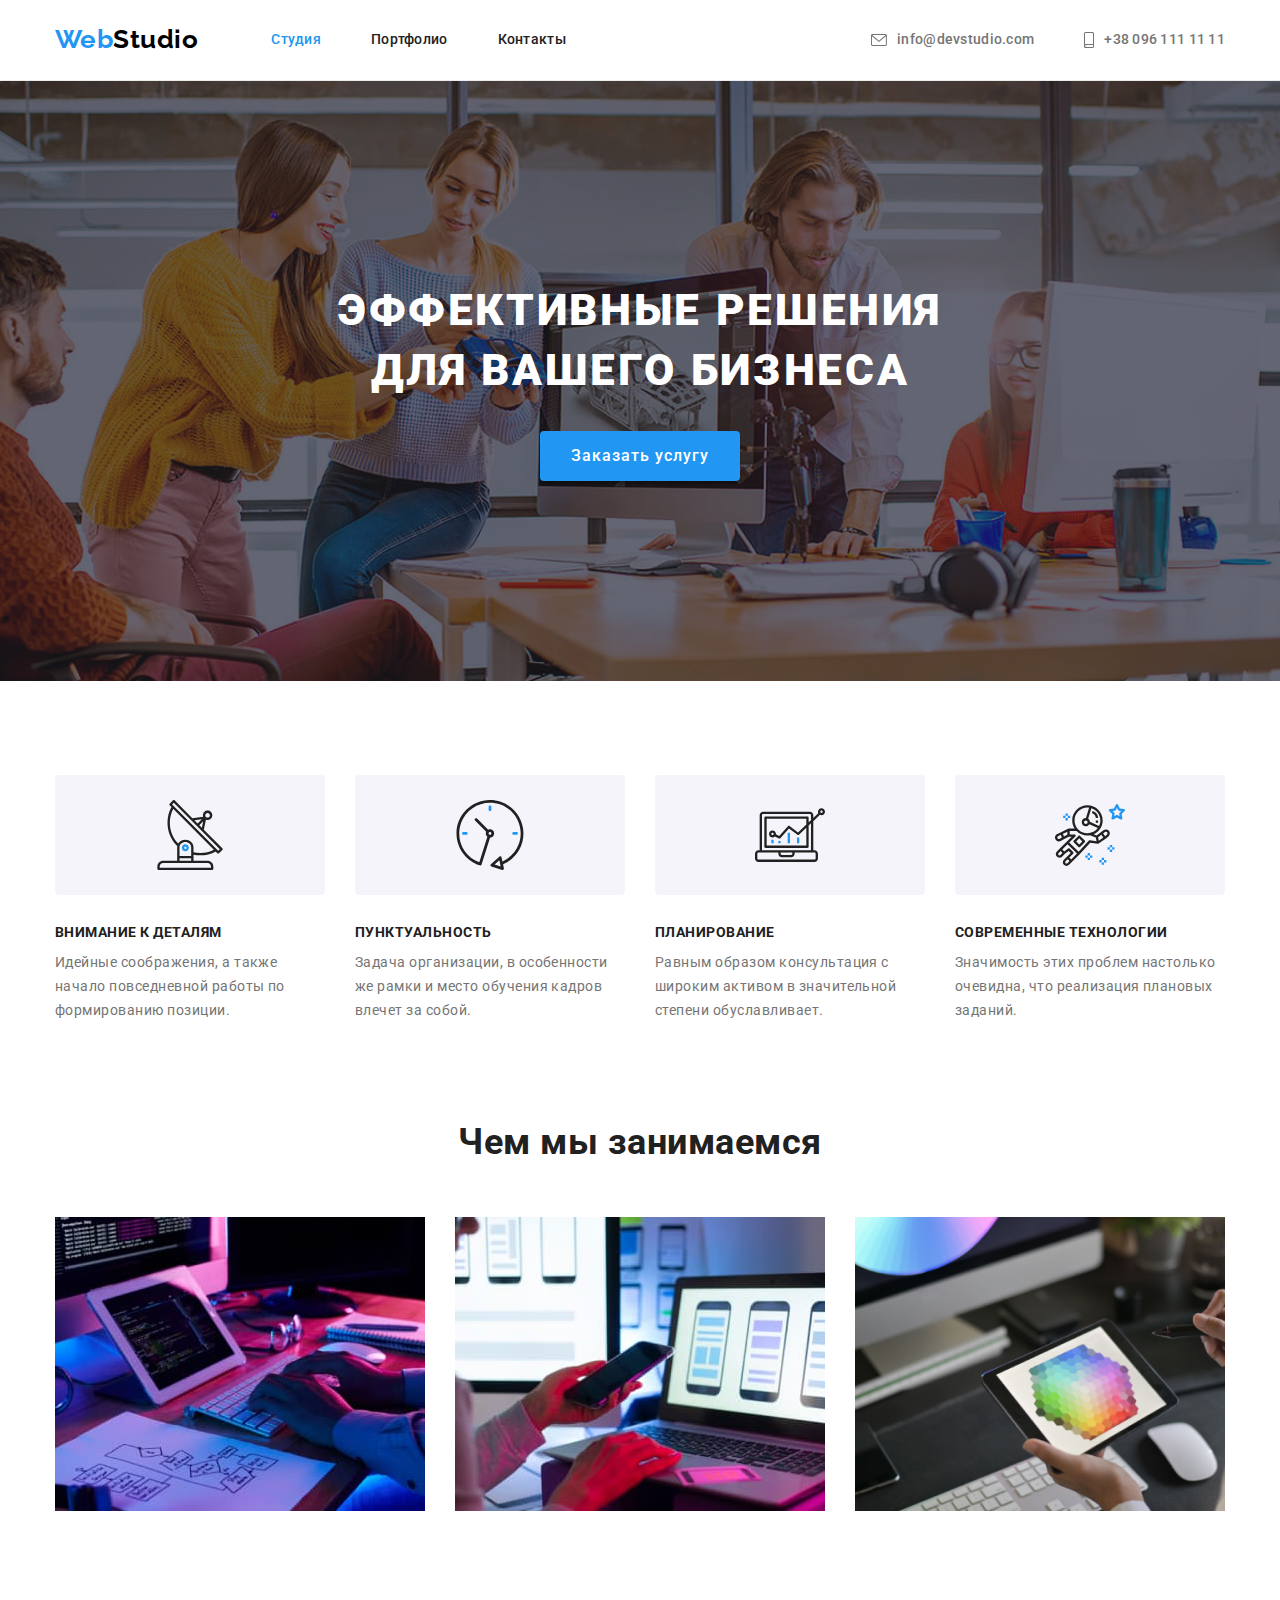
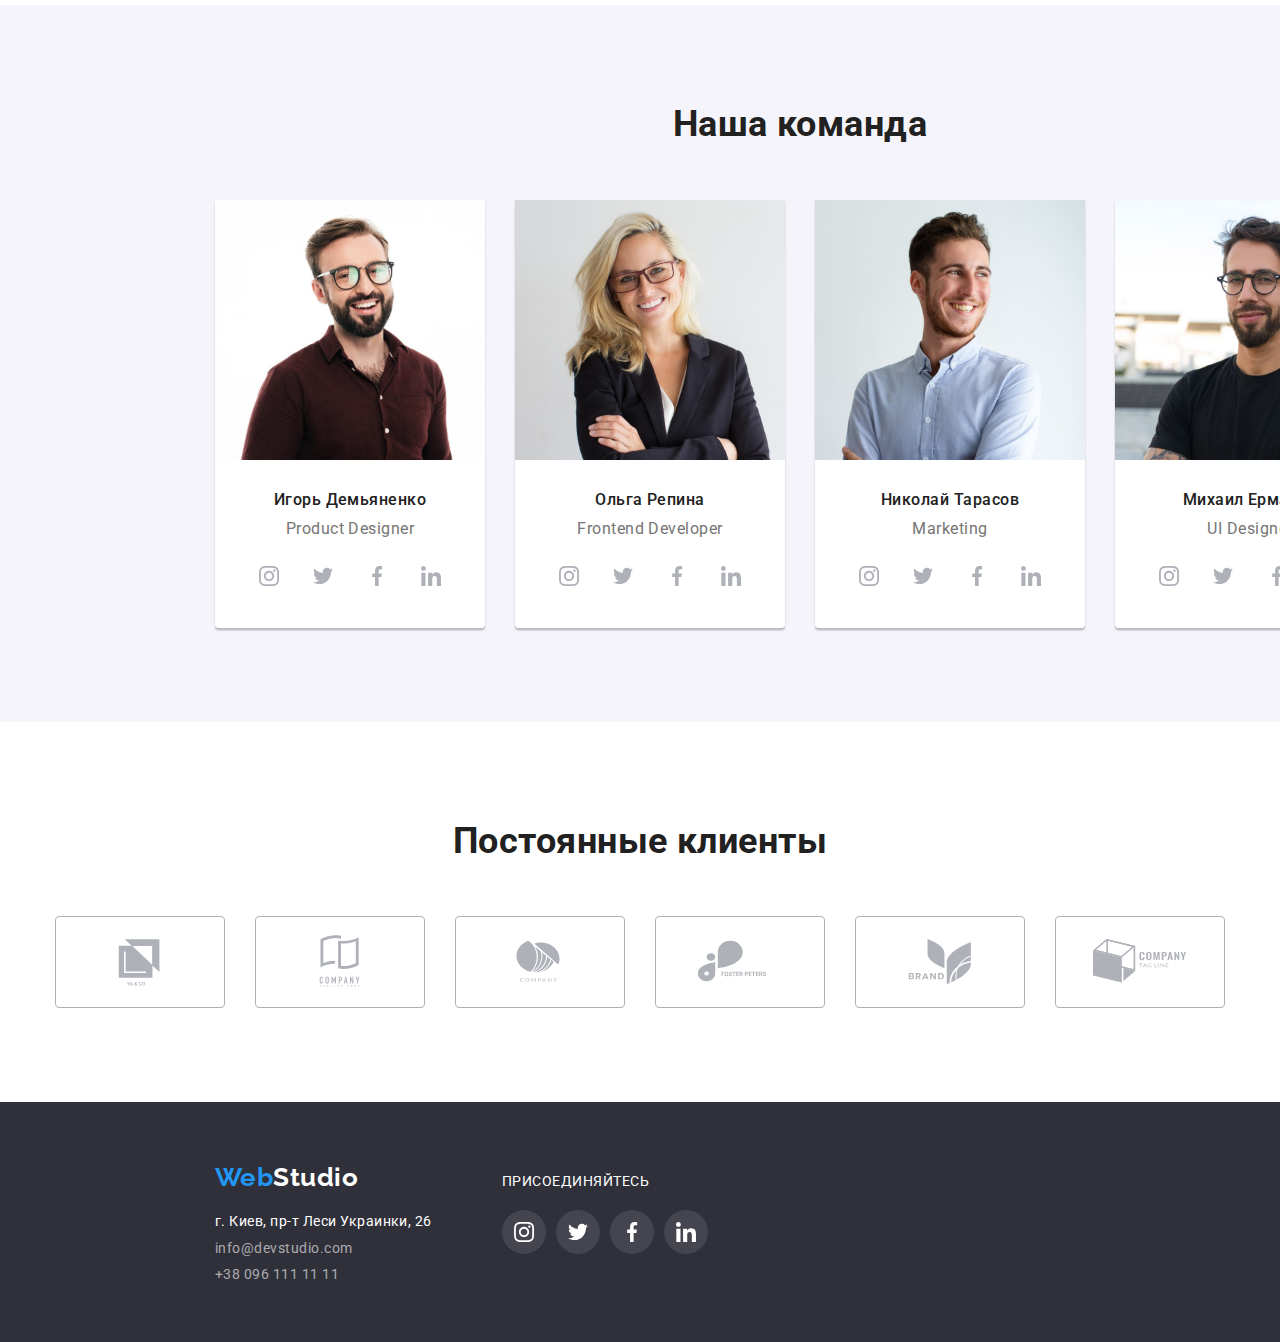
<file: index.html>
<!DOCTYPE html>
<html lang="ru">
  <head>
    <meta charset="UTF-8" />
    <meta http-equiv="X-UA-Compatible" content="IE=edge" />
    <meta name="viewport" content="width=device-width, initial-scale=1.0" />
    <title>WebStudio</title>
    <link rel="preconnect" href="https://fonts.googleapis.com" />
    <link rel="preconnect" href="https://fonts.gstatic.com" crossorigin />
    <link
      href="https://fonts.googleapis.com/css2?family=Raleway:wght@700&family=Roboto:wght@400;500;700;900&display=swap"
      rel="stylesheet"
    />
    <link
      rel="stylesheet"
      href="https://cdnjs.cloudflare.com/ajax/libs/modern-normalize/1.1.0/modern-normalize.min.css"
    />
    <link rel="stylesheet" href="./css/style.css" />
  </head>
  <body>
    <!-- верхняя строка -->
    <header class="header">
      <div class="container">
        <div class="top-line">
          <nav class="navigation">
            <a class="logo" href="index.html">Web<span class="studio-top">Studio</span> </a>
            <ul class="site-nav list">
              <li class="item"><a class="link current" href="./index.html">Студия</a></li>
              <li class="item"><a class="link" href="./portfolio.html">Портфолио</a></li>
              <li class="item"><a class="link" href="">Контакты</a></li>
            </ul>
          </nav>
          <ul class="contacts-header list">
            <li class="contacts-header-item">
              <a class="contacts-header-link" href="mailto:info@devstudio.com">
                <svg class="link-icon" width="16" height="12">
                  <use href="img/icons.svg#icon-envelope"></use>
                </svg>
                info@devstudio.com</a
              >
            </li>
            <li class="contacts-header-item">
              <a class="contacts-header-link" href="tel:+380961111111">
                <svg class="link-icon" width="10" height="16">
                  <use href="img/icons.svg#icon-smartphone"></use>
                </svg>
                +38 096 111 11 11</a
              >
            </li>
          </ul>
        </div>
      </div>
    </header>
    <main>
      <!--баннер -->
      <section class="hero">
        <div class="container">
          <h1 class="hero-title">
            Эффективные решения <br />
            для вашего бизнеса
          </h1>
          <button class="button secondary">Заказать услугу</button>
        </div>
      </section>

      <!-- особенности -->
      <section class="section">
        <div class="container">
          <h2 class="visually-hidden">Особенности</h2>
          <ul class="features-list list">
            <li class="features-list-item">
              <div class="features-icon">
                <svg width="70" height="70">
                  <use href="img/icons.svg#icon-antenna"></use>
                </svg>
              </div>
              <h3 class="features-subtitle">Внимание к деталям</h3>
              <p class="features-text">
                Идейные соображения, а также начало повседневной работы по формированию позиции.
              </p>
            </li>
            <li class="features-list-item icon-clock">
              <div class="features-icon">
                <svg width="70" height="70">
                  <use href="img/icons.svg#icon-clock"></use>
                </svg>
              </div>
              <h3 class="features-subtitle">Пунктуальность</h3>
              <p class="features-text">
                Задача организации, в особенности же рамки и место обучения кадров влечет за собой.
              </p>
            </li>
            <li class="features-list-item icon-diagram">
              <div class="features-icon">
                <svg width="70" height="70">
                  <use href="img/icons.svg#icon-diagram"></use>
                </svg>
              </div>
              <h3 class="features-subtitle">Планирование</h3>
              <p class="features-text">
                Равным образом консультация с широким активом в значительной степени обуславливает.
              </p>
            </li>
            <li class="features-list-item icon-astronaut">
              <div class="features-icon">
                <svg width="70" height="70">
                  <use href="img/icons.svg#icon-astronaut"></use>
                </svg>
              </div>
              <h3 class="features-subtitle">Современные технологии</h3>
              <p class="features-text">
                Значимость этих проблем настолько очевидна, что реализация плановых заданий.
              </p>
            </li>
          </ul>
        </div>
      </section>
      <!-- занятие -->
      <section class="activity">
        <div class="container">
          <h2 class="title">Чем мы занимаемся</h2>
          <ul class="activity-list list">
            <li class="item"><img src="./img/box1.jpg" width="370" alt="Создаем сайты" /></li>
            <li class="item">
              <img src="./img/box2.jpg" width="370" alt="Создаем приложения для смартфонов" />
            </li>
            <li class="item">
              <img src="./img/box3.jpg" width="370" alt="Адаптируем для планшетов" />
            </li>
          </ul>
        </div>
      </section>
      <!-- команда -->
      <section class="section team">
        <div class="container">
          <h2 class="title">Наша команда</h2>
          <ul class="team-list list">
            <li class="item">
              <img src="./img/demyanenko.jpg" width="270" alt="Игорь Демьяненко" />
              <div class="team-card">
                <h3 class="team-name">Игорь Демьяненко</h3>
                <p class="team-prof" lang="en">Product Designer</p>
                <ul class="team-social-list list">
                  <li class="team-social-item">
                    <a href="" class="team-social-link">
                      <svg class="team-social-icon" width="20" height="20">
                        <use href="img/icons.svg#icon-instagram"></use>
                      </svg>
                    </a>
                  </li>
                  <li class="team-social-item">
                    <a href="" class="team-social-link">
                      <svg class="team-social-icon" width="20" height="20">
                        <use href="img/icons.svg#icon-twitter"></use>
                      </svg>
                    </a>
                  </li>
                  <li class="team-social-item">
                    <a href="" class="team-social-link">
                      <svg class="team-social-icon" width="20" height="20">
                        <use href="img/icons.svg#icon-facebook"></use>
                      </svg>
                    </a>
                  </li>
                  <li class="team-social-item">
                    <a href="" class="team-social-link">
                      <svg class="team-social-icon" width="20" height="20">
                        <use href="img/icons.svg#icon-linkedin"></use>
                      </svg>
                    </a>
                  </li>
                </ul>
              </div>
            </li>
            <li class="item">
              <img src="./img/repina.jpg" width="270" alt="Ольга Репина" />
              <div class="team-card">
                <h3 class="team-name">Ольга Репина</h3>
                <p class="team-prof" lang="en">Frontend Developer</p>
                <ul class="team-social-list list">
                  <li class="team-social-item">
                    <a class="team-social-link" href="">
                      <svg class="team-social-icon" width="20" height="20">
                        <use href="img/icons.svg#icon-instagram"></use>
                      </svg>
                    </a>
                  </li>
                  <li class="team-social-item">
                    <a class="team-social-link" href="">
                      <svg class="team-social-icon" width="20" height="20">
                        <use href="img/icons.svg#icon-twitter"></use>
                      </svg>
                    </a>
                  </li>
                  <li class="team-social-item">
                    <a class="team-social-link" href="">
                      <svg class="team-social-icon" width="20" height="20">
                        <use href="img/icons.svg#icon-facebook"></use>
                      </svg>
                    </a>
                  </li>
                  <li class="team-social-item">
                    <a class="team-social-link" href="">
                      <svg class="team-social-icon" width="20" height="20">
                        <use href="img/icons.svg#icon-linkedin"></use>
                      </svg>
                    </a>
                  </li>
                </ul>
              </div>
            </li>
            <li class="item">
              <img src="./img/tarasov.jpg" width="270" alt="Николай Тарасов" />
              <div class="team-card">
                <h3 class="team-name">Николай Тарасов</h3>
                <p class="team-prof" lang="en">Marketing</p>
                <ul class="team-social-list list">
                  <li class="team-social-item">
                    <a href="" class="team-social-link">
                      <svg class="team-social-icon" width="20" height="20">
                        <use href="img/icons.svg#icon-instagram"></use>
                      </svg>
                    </a>
                  </li>
                  <li class="team-social-item">
                    <a href="" class="team-social-link">
                      <svg class="team-social-icon" width="20" height="20">
                        <use href="img/icons.svg#icon-twitter"></use>
                      </svg>
                    </a>
                  </li>
                  <li class="team-social-item">
                    <a href="" class="team-social-link">
                      <svg class="team-social-icon" width="20" height="20">
                        <use href="img/icons.svg#icon-facebook"></use>
                      </svg>
                    </a>
                  </li>
                  <li class="team-social-item">
                    <a href="" class="team-social-link">
                      <svg class="team-social-icon" width="20" height="20">
                        <use href="img/icons.svg#icon-linkedin"></use>
                      </svg>
                    </a>
                  </li>
                </ul>
              </div>
            </li>
            <li class="item">
              <img src="./img/ermakov.jpg" width="270" alt="Михаил Ермаков" />
              <div class="team-card">
                <h3 class="team-name">Михаил Ермаков</h3>
                <p class="team-prof" lang="en">UI Designer</p>
                <ul class="team-social-list list">
                  <li class="team-social-item">
                    <a href="" class="team-social-link">
                      <svg class="team-social-icon" width="20" height="20">
                        <use href="img/icons.svg#icon-instagram"></use>
                      </svg>
                    </a>
                  </li>
                  <li class="team-social-item">
                    <a href="" class="team-social-link">
                      <svg class="team-social-icon" width="20" height="20">
                        <use href="img/icons.svg#icon-twitter"></use>
                      </svg>
                    </a>
                  </li>
                  <li class="team-social-item">
                    <a href="" class="team-social-link">
                      <svg class="team-social-icon" width="20" height="20">
                        <use href="img/icons.svg#icon-facebook"></use>
                      </svg>
                    </a>
                  </li>
                  <li class="team-social-item">
                    <a href="" class="team-social-link">
                      <svg class="team-social-icon" width="20" height="20">
                        <use href="img/icons.svg#icon-linkedin"></use>
                      </svg>
                    </a>
                  </li>
                </ul>
              </div>
            </li>
          </ul>
        </div>
      </section>
      <!-- постоянные клиенты -->
      <section class="section">
        <div class="container">
          <h2 class="title">Постоянные клиенты</h2>
          <ul class="clients-list list">
            <li class="clients-item">
              <a class="clients-link" href="">
                <svg class="client-icon" width="106" height="60">
                  <use href="./img/icons.svg#icon-Logo"></use>
                </svg>
              </a>
            </li>
            <li class="clients-item">
              <a class="clients-link" href="">
                <svg class="client-icon" width="106" height="60">
                  <use href="./img/icons.svg#icon-Logo-1"></use>
                </svg>
              </a>
            </li>
            <li class="clients-item">
              <a class="clients-link" href="">
                <svg class="client-icon" width="106" height="60">
                  <use href="./img/icons.svg#icon-Logo-2"></use>
                </svg>
              </a>
            </li>
            <li class="clients-item">
              <a class="clients-link" href="">
                <svg class="client-icon" width="106" height="60">
                  <use href="./img/icons.svg#icon-Logo-3"></use>
                </svg>
              </a>
            </li>
            <li class="clients-item">
              <a class="clients-link" href="">
                <svg class="client-icon" width="106" height="60">
                  <use href="./img/icons.svg#icon-Logo-4"></use>
                </svg>
              </a>
            </li>
            <li class="clients-item">
              <a class="clients-link" href="">
                <svg class="client-icon" width="106" height="60">
                  <use href="./img/icons.svg#icon-Logo-5"></use>
                </svg>
              </a>
            </li>
          </ul>
        </div>
      </section>
    </main>
    <!-- футер -->
    <footer class="footer">
      <div class="container footer-sections">
        <div class="adress-section">
          <a class="logo" href="./index.html">Web<span class="studio-foot">Studio</span> </a>
          <address class="footer-adress">
            <ul class="list">
              <li class="foot-item">
                <a
                  class="address-post"
                  href="https://goo.gl/maps/kCzMNYGtmZhiKmuU6"
                  target="_blank"
                  rel="noopener noreferrer nofollow"
                  >г. Киев, пр-т Леси Украинки, 26</a
                >
              </li>
              <li class="foot-item">
                <a class="address-foot" href="mailto:info@devstudio.com">info@devstudio.com</a>
              </li>
              <li class="foot-item">
                <a class="address-foot" href="tel:+380961111111">+38 096 111 11 11</a>
              </li>
            </ul>
          </address>
        </div>
        <div class="links-section">
          <p class="footer-links-text">Присоединяйтесь</p>
          <ul class="footer-links-list list">
            <li class="footer-links-item">
              <a class="footer-link" href="">
                <svg class="footer-links-icon" width="20" height="20">
                  <use href="img/icons.svg#icon-instagram"></use>
                </svg>
              </a>
            </li>
            <li class="footer-links-item">
              <a class="footer-link" href="">
                <svg class="footer-links-icon" width="20" height="20">
                  <use href="img/icons.svg#icon-twitter"></use>
                </svg>
              </a>
            </li>
            <li class="footer-links-item">
              <a class="footer-link" href="">
                <svg class="footer-links-icon" width="20" height="20">
                  <use href="img/icons.svg#icon-facebook"></use>
                </svg>
              </a>
            </li>
            <li class="footer-links-item">
              <a class="footer-link" href="">
                <svg class="footer-links-icon" width="20" height="20">
                  <use href="img/icons.svg#icon-linkedin"></use>
                </svg>
              </a>
            </li>
          </ul>
        </div>
      </div>
    </footer>
    <!-- </div> -->
  </body>
</html>
</file>
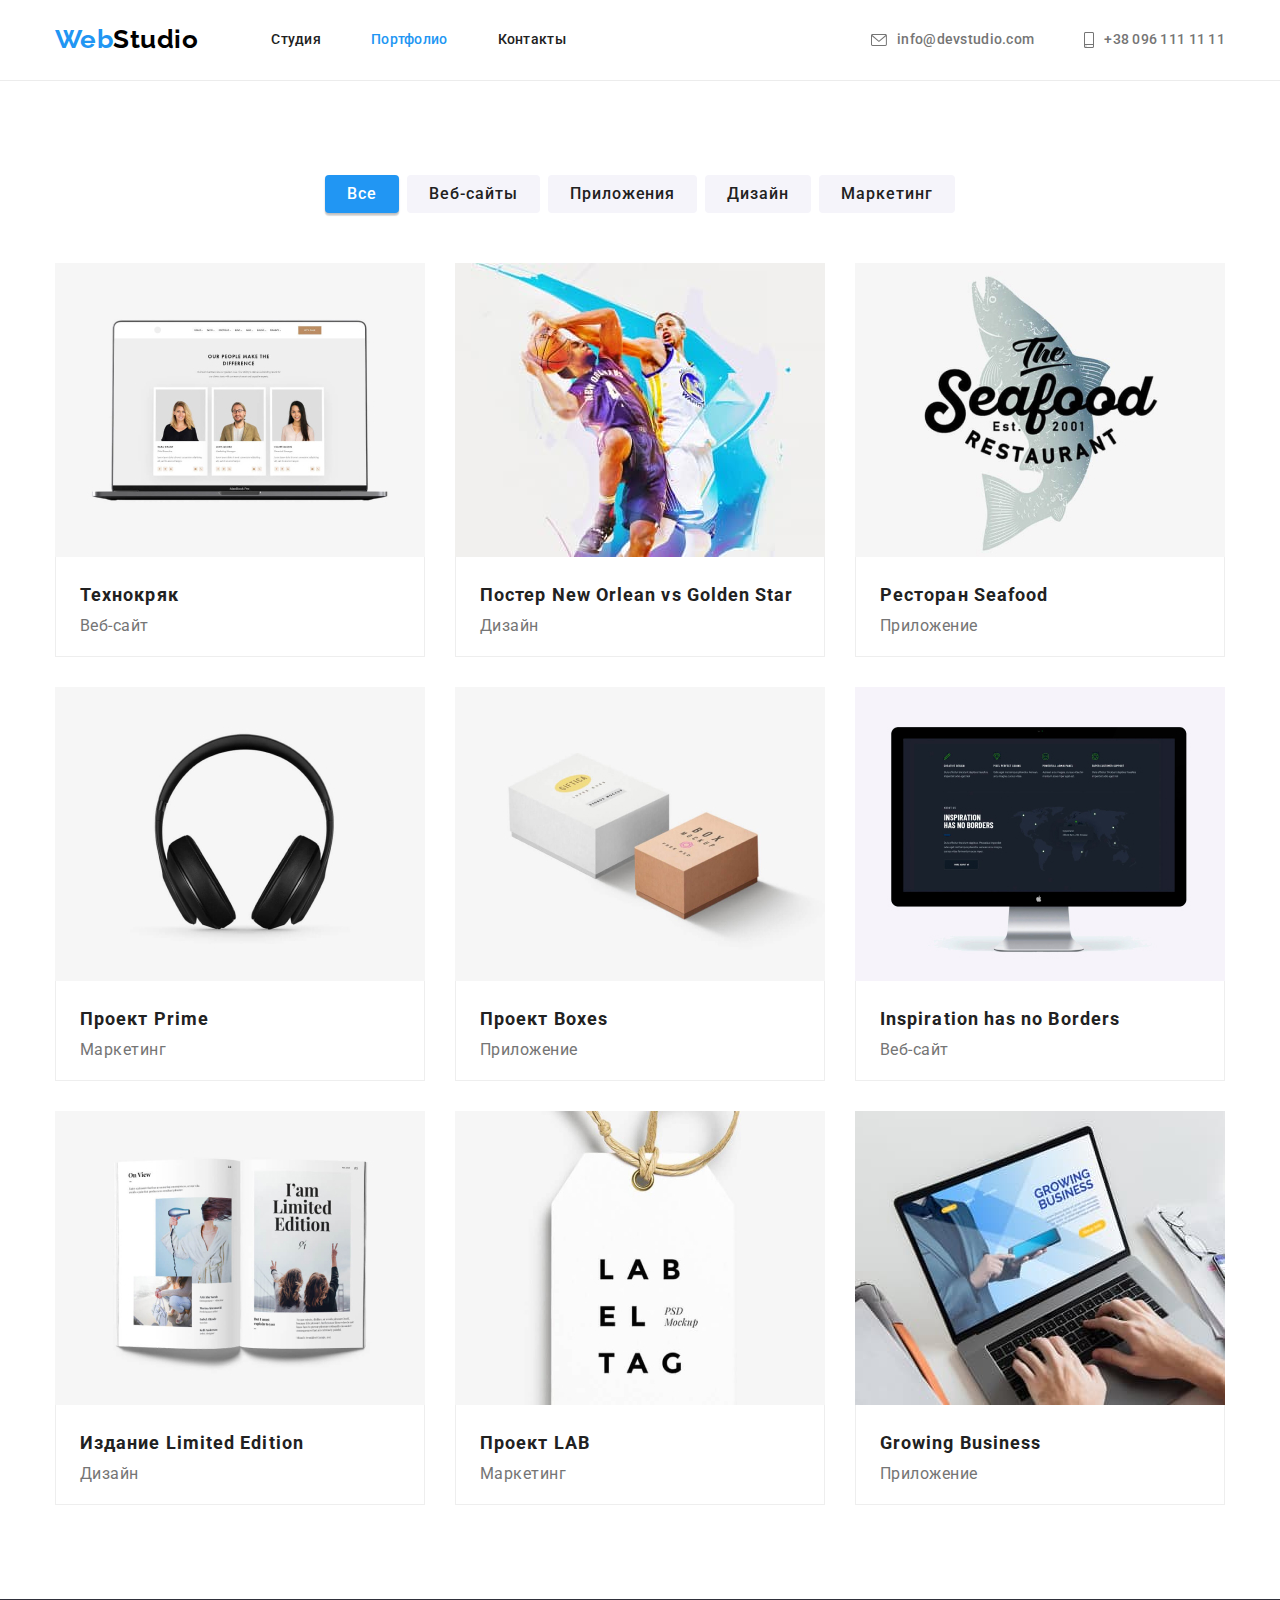
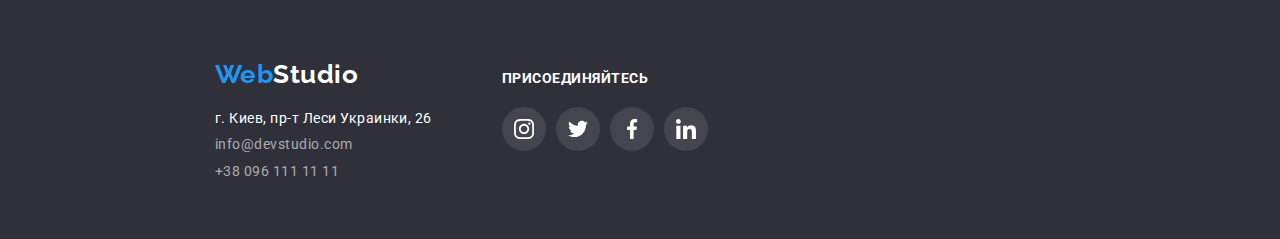
<file: portfolio.html>
<!DOCTYPE html>
<html lang="en">
  <head>
    <meta charset="UTF-8" />
    <meta http-equiv="X-UA-Compatible" content="IE=edge" />
    <meta name="viewport" content="width=device-width, initial-scale=1.0" />
    <title>Portfolio</title>
    <link rel="preconnect" href="https://fonts.googleapis.com" />
    <link rel="preconnect" href="https://fonts.gstatic.com" crossorigin />
    <link
      href="https://fonts.googleapis.com/css2?family=Raleway:wght@700&family=Roboto:wght@400;500;700;900&display=swap"
      rel="stylesheet"
    />
    <link
      rel="stylesheet"
      href="https://cdnjs.cloudflare.com/ajax/libs/modern-normalize/1.1.0/modern-normalize.min.css"
    />
    <link rel="stylesheet" href="./css/style.css" />
  </head>
  <body>
    <!--верхняя строка -->
    <header class="header">
      <div class="container">
        <div class="top-line">
          <nav class="navigation">
            <a class="logo" href="index.html">Web<span class="studio-top">Studio</span> </a>
            <ul class="site-nav list">
              <li class="item"><a class="link" href="./index.html">Студия</a></li>
              <li class="item"><a class="link current" href="./portfolio.html">Портфолио</a></li>
              <li class="item"><a class="link" href="">Контакты</a></li>
            </ul>
          </nav>
          <ul class="contacts-header list">
            <li class="contacts-header-item">
              <a class="contacts-header-link" href="mailto:info@devstudio.com">
                <svg class="link-icon" width="16" height="12">
                  <use href="img/icons.svg#icon-envelope"></use>
                </svg>
                info@devstudio.com</a
              >
            </li>
            <li class="contacts-header-item">
              <a class="contacts-header-link" href="tel:+380961111111">
                <svg class="link-icon" width="10" height="16">
                  <use href="img/icons.svg#icon-smartphone"></use>
                </svg>
                +38 096 111 11 11</a
              >
            </li>
          </ul>
        </div>
      </div>
    </header>
    <main>
      <section class="portfolio section">
        <div class="container">
          <h1 class="visually-hidden">Портфолио</h1>
          <ul class="filters list">
            <li class="filter"><button type="button" class="button secondary">Все</button></li>
            <li class="filter"><button type="button" class="button primary">Веб-сайты</button></li>
            <li class="filter"><button type="button" class="button primary">Приложения</button></li>
            <li class="filter"><button type="button" class="button primary">Дизайн</button></li>
            <li class="filter"><button type="button" class="button primary">Маркетинг</button></li>
          </ul>
          <ul class="cards list">
            <li class="card">
              <a class="card-link" href="">
                <img src="./img/techocrak.jpg" alt="Веб-сайт Технокряк" />
                <div class="card-container">
                  <h2 class="portfolio-title">Технокряк</h2>
                  <p class="portfolio-text">Веб-сайт</p>
                </div></a
              >
            </li>
            <li class="card">
              <a class="card-link" href="">
                <img src="./img/new-orlean.jpg" alt="Дизайн постера Нью Орлеан" />
                <div class="card-container">
                  <h2 class="portfolio-title">
                    Постер <span lang="en">New Orlean vs Golden Star</span>
                  </h2>
                  <p class="portfolio-text">Дизайн</p>
                </div></a
              >
            </li>
            <li class="card">
              <a class="card-link" href="">
                <img src="./img/seafood.jpg" alt="Приложение для ресторана" />
                <div class="card-container">
                  <h2 class="portfolio-title">Ресторан <span lang="en">Seafood</span></h2>
                  <p class="portfolio-text">Приложение</p>
                </div></a
              >
            </li>
            <li class="card">
              <a class="card-link" href="">
                <img src="./img/prime.jpg" alt="Маркетинг проекра Прайм" />
                <div class="card-container">
                  <h2 class="portfolio-title">Проект <span lang="en">Prime</span></h2>
                  <p class="portfolio-text">Маркетинг</p>
                </div>
              </a>
            </li>
            <li class="card">
              <a class="card-link" href="">
                <img src="./img/boxes.jpg" alt="Приложение проекта" />
                <div class="card-container">
                  <h2 class="portfolio-title">Проект <span lang="en">Boxes</span></h2>
                  <p class="portfolio-text">Приложение</p>
                </div>
              </a>
            </li>
            <li class="card">
              <a class="card-link" href="">
                <img src="./img/inspiration.jpg" alt="Веб-сайт Inspiration has no Borders" />
                <div class="card-container">
                  <h2 class="portfolio-title" lang="en">Inspiration has no Borders</h2>
                  <p class="portfolio-text">Веб-сайт</p>
                </div>
              </a>
            </li>
            <li class="card">
              <a class="card-link" href="">
                <img src="./img/limited-edition.jpg" alt="Дизайн издания Limited Edition" />
                <div class="card-container">
                  <h2 class="portfolio-title">Издание <span lang="en">Limited Edition</span></h2>
                  <p class="portfolio-text">Дизайн</p>
                </div>
              </a>
            </li>
            <li class="card">
              <a class="card-link" href="">
                <img src="./img/lab.jpg" alt="Маркетинг Проект LAB" />
                <div class="card-container">
                  <h2 class="portfolio-title">Проект <span lang="en">LAB</span></h2>
                  <p class="portfolio-text">Маркетинг</p>
                </div>
              </a>
            </li>
            <li class="card">
              <a class="card-link" href="">
                <img src="./img/growing-business.jpg" alt="Приложение Growing Business" />
                <div class="card-container">
                  <h2 class="portfolio-title" lang="en">Growing Business</h2>
                  <p class="portfolio-text">Приложение</p>
                </div>
              </a>
            </li>
          </ul>
        </div>
      </section>
    </main>
    <!-- футер -->
    <footer class="footer">
      <div class="container footer-sections">
        <div class="adress-section">
          <a class="logo" href="./index.html">Web<span class="studio-foot">Studio</span> </a>
          <address class="footer-adress">
            <ul class="list">
              <li class="foot-item">
                <a
                  class="address-post"
                  href="https://goo.gl/maps/kCzMNYGtmZhiKmuU6"
                  target="_blank"
                  rel="noopener noreferrer nofollow"
                  >г. Киев, пр-т Леси Украинки, 26</a
                >
              </li>
              <li class="foot-item">
                <a class="address-foot" href="mailto:info@devstudio.com">info@devstudio.com</a>
              </li>
              <li class="foot-item">
                <a class="address-foot" href="tel:+380961111111">+38 096 111 11 11</a>
              </li>
            </ul>
          </address>
        </div>
        <div class="links-section">
          <strong class="footer-links-text">Присоединяйтесь</strong>
          <ul class="footer-links-list list">
            <li class="footer-links-item">
              <a class="footer-link" href="">
                <svg class="footer-links-icon" width="20" height="20">
                  <use href="img/icons.svg#icon-instagram"></use>
                </svg>
              </a>
            </li>
            <li class="footer-links-item">
              <a class="footer-link" href="">
                <svg class="footer-links-icon" width="20" height="20">
                  <use href="img/icons.svg#icon-twitter"></use>
                </svg>
              </a>
            </li>
            <li class="footer-links-item">
              <a class="footer-link" href="">
                <svg class="footer-links-icon" width="20" height="20">
                  <use href="img/icons.svg#icon-facebook"></use>
                </svg>
              </a>
            </li>
            <li class="footer-links-item">
              <a class="footer-link" href="">
                <svg class="footer-links-icon" width="20" height="20">
                  <use href="img/icons.svg#icon-linkedin"></use>
                </svg>
              </a>
            </li>
          </ul>
        </div>
      </div>
    </footer>
  </body>
</html>
</file>
<file: css/style.css>
:root {
  --primary-text-color: #757575;
  --title-text-color: #212121;
  --accent-color: #2196f3;
  --accent-white-color: #ffffff;
  --black-color: #000000;
  --footer-bg-color: #2f303a;
  --section-bg-color: #f5f4fa;
  --footer-text-color: rgba(255, 255, 255, 0.6);
  --clients-logo-color: #afb1b8;
}
.visually-hidden {
  position: absolute;
  white-space: nowrap;
  width: 1px;
  height: 1px;
  overflow: hidden;
  border: 0;
  padding: 0;
  clip: rect(0 0 0 0);
  clip-path: inset(50%);
  margin: -1px;
}
body {
  font-family: 'Roboto', sans-serif;
  letter-spacing: 0.03em;
  background-color: var(--accent-white-color);
  color: var(--primary-text-color);
}
h1,
h2,
h3,
h4 {
  color: var(--title-text-color);
  margin: 0;
  padding: 0;
}
p {
  padding: 0;
  margin: 0;
}
img {
  display: block;
  max-width: 100%;
  height: auto;
  margin: 0;
}

.container {
  width: 1200px;
  padding-left: 15px;
  padding-right: 15px;
  margin-left: auto;
  margin-right: auto;
  /* outline: 2px solid red; */
}
.list {
  list-style: none;
  padding: 0;
  margin: 0;
}
/* верхняя строка */
.header {
  border-bottom: 1px solid #ececec;
}
.top-line {
  display: flex;
  align-items: center;
}
.navigation {
  display: flex;
  align-items: center;
}
.logo {
  display: block;
  font-family: 'Raleway', sans-serif;
  color: var(--accent-color);
  text-decoration: none;
  font-weight: 700;
  font-size: 26px;
  line-height: 1.2;
}
.header .logo {
  padding: 24px 0;
  margin-right: 73px;
}
.studio-top {
  color: var(--black-color);
}
.site-nav {
  display: flex;
}
.site-nav .item + .item {
  margin-left: 50px;
}
.site-nav .link {
  padding: 32px 0;
}
.site-nav .link.current {
  color: var(--accent-color);
}
.link {
  display: block;
  text-decoration: none;
  font-weight: 500;
  font-size: 14px;
  line-height: 1.14;
  letter-spacing: 0.02em;
  color: var(--title-text-color);
}
.contacts-header {
  margin-left: auto;
  display: flex;
}
.contacts-header-item + .contacts-header-item {
  margin-left: 50px;
}
.contacts-header-link {
  display: flex;
  text-decoration: none;
  color: var(--primary-text-color);
  font-weight: 500;
  font-size: 14px;
  line-height: 1.14;
  letter-spacing: 0.02em;
  padding: 32px 0;
  align-items: center;
}
.link-icon {
  margin-right: 10px;
  fill: currentColor;
}

.contacts-header-link:hover,
.contacts-header-link:focus,
.contacts-header-link:active,
.link:hover,
.link:focus,
.link:active {
  color: var(--accent-color);
}
/* баннер */
.section {
  padding-top: 94px;
  padding-bottom: 94px;
}
.hero {
  background-color: var(--footer-bg-color);
  height: 600px;
  max-width: 1600px;
  margin-left: auto;
  margin-right: auto;

  text-align: center;
  padding-top: 200px;
  padding-bottom: 200px;
  background-image: linear-gradient(to right, rgba(47, 48, 58, 0.4), rgba(47, 48, 58, 0.4)),
    url(../img/Img.svg);
  background-size: cover;
  background-repeat: no-repeat;
  background-position: center;
}
.hero-title {
  font-weight: 900;
  font-size: 44px;
  line-height: 1.36;
  color: var(--accent-white-color);
  letter-spacing: 0.06em;
  text-transform: uppercase;
  margin-bottom: 30px;
}
.hero .button {
  width: 200px;
  height: 50px;
}
.hero .button:hover,
.hero .button:focus {
  background-color: #188ce8;
}
/* Особенности */

.features-list {
  display: flex;
}

.features-icon {
  display: flex;
  justify-content: center;
  align-items: center;
  background-color: var(--section-bg-color);
  width: 270px;
  height: 120px;
  border-radius: 4px;
  margin-bottom: 30px;
}
.features-list-item {
  flex-basis: calc((100% - 3 * 30px) / 4);
}
.features-list-item + .features-list-item {
  margin-left: 30px;
}
.features-subtitle {
  font-weight: 700;
  font-size: 14px;
  line-height: 1.14;
  text-transform: uppercase;
  margin-bottom: 10px;
}
.features-text {
  font-weight: normal;
  font-size: 14px;
  line-height: 1.71;
}
/* Занятие */
.activity {
  padding-bottom: 94px;
}

.activity-list {
  display: flex;
}
.activity-list .item + .item {
  margin-left: 30px;
}
.title {
  /* font-weight: 700; */
  font-size: 36px;
  line-height: 1.4;
  text-align: center;
  margin-bottom: 50px;
}
/* команда */
.team {
  background-color: var(--section-bg-color);
  width: 1600px;
  margin-left: auto;
  margin-right: auto;
}
.team-list {
  display: flex;
}
.team-list .item {
  border-radius: 0px 0px 4px 4px;
  box-shadow: 0px 3px 1px rgba(0, 0, 0, 0.1), 0px 1px 2px rgba(0, 0, 0, 0.08),
    0px 2px 2px rgba(0, 0, 0, 0.12);
}

.team-list .item + .item {
  margin-left: 30px;
}
.team-card {
  text-align: center;
  padding: 30px;
  border-radius: 0px 0px 4px 4px;
  background-color: var(--accent-white-color);
}
.team-name {
  font-weight: 500;
  font-size: 16px;
  line-height: 1.19;
  margin-bottom: 10px;
}
.team-prof {
  font-size: 16px;
  line-height: 1.19;
  margin-bottom: 16px;
}
.team-social-list {
  display: flex;
  justify-content: center;
}
.team-social-item + .team-social-item {
  margin-left: 10px;
}
.team-social-link {
  width: 44px;
  height: 44px;
  border-radius: 50%;
  background-color: var(--accent-white-color);
  display: flex;
  justify-content: center;
  align-items: center;
  color: var(--clients-logo-color);
}
.team-social-icon {
  fill: currentColor;
}
.team-social-link:hover,
.team-social-link:focus,
.team-social-link:active {
  background-color: var(--accent-color);
  color: var(--accent-white-color);
}
/* постоянные клиенты */
.clients-list {
  display: flex;
}
.clients-item + .clients-item {
  margin-left: 30px;
}

.clients-link {
  width: 170px;
  height: 92px;
  border: 1px solid var(--clients-logo-color);
  border-radius: 4px;
  display: flex;
  justify-content: center;
  align-items: center;
  color: var(--clients-logo-color);
}
.client-icon {
  fill: currentColor;
}
.clients-link:hover,
.clients-link:focus,
.clients-link:active {
  color: var(--accent-color);
  border: 1px solid var(--accent-color);
}
/* футер */
.footer {
  width: 1600px;
  background-color: var(--footer-bg-color);
  padding-top: 60px;
  padding-bottom: 60px;
  margin-left: auto;
  margin-right: auto;
}
.footer .logo {
  margin-bottom: 20px;
}
.footer-adress {
  font-style: normal;
  font-weight: 400;
  font-size: 14px;
  line-height: 1.17;
}
.foot-item:not(:last-child) {
  margin-bottom: 10px;
}
.studio-foot {
  color: var(--accent-white-color);
}

.address-foot {
  text-decoration: none;
  color: var(--footer-text-color);
}
.address-foot:hover,
.address-foot:focus,
.address-foot:active {
  color: var(--accent-color);
}
.address-post {
  text-decoration: none;
  color: var(--accent-white-color);
}
.address-post:hover,
.address-post:focus,
.address-post:active {
  color: var(--accent-color);
}

.footer-sections {
  display: flex;
  align-items: baseline;
}
.adress-section {
  margin-right: 70px;
}
.footer-links-text {
  display: block;
  color: var(--accent-white-color);
  font-size: 14px;
  line-height: 1.14;
  text-transform: uppercase;
  margin-bottom: 20px;
}
.footer-links-list {
  display: flex;
}
.footer-link {
  width: 44px;
  height: 44px;
  border-radius: 50%;
  background-color: rgba(255, 255, 255, 0.1);
  fill: var(--accent-white-color);
  display: flex;
  justify-content: center;
  align-items: center;
}
.footer-link:hover,
.footer-link:focus,
.footer-link:active {
  background-color: var(--accent-color);
}

.footer-links-item + .footer-links-item {
  margin-left: 10px;
}
/* ___________  ПОРТФОЛИО_______________ */
.portfolio-title {
  font-weight: 700;
  font-size: 18px;
  line-height: 2;
  letter-spacing: 0.06em;
  margin-bottom: 4px;
}
.portfolio-text {
  font-size: 16px;
  line-height: 1.18;
}
.button {
  cursor: pointer;
  border-radius: 4px;
  border: none;
  font-family: Roboto;
  font-style: normal;
  font-weight: 500;
  font-size: 16px;
  line-height: 1.63;
  letter-spacing: 0.06em;
}
.button.primary:hover,
.button.primary:focus,
.button.primary:active {
  background: var(--accent-color);
  color: var(--accent-white-color);
  box-shadow: 0px 3px 1px rgba(0, 0, 0, 0.1), 0px 1px 2px rgba(0, 0, 0, 0.08),
    0px 2px 2px rgba(0, 0, 0, 0.12);
}

.button.primary {
  background: var(--section-bg-color);
  color: var(--title-text-color);
}
.button.secondary {
  background: var(--accent-color);
  color: var(--accent-white-color);
  box-shadow: 0px 3px 1px rgba(0, 0, 0, 0.1), 0px 1px 2px rgba(0, 0, 0, 0.08),
    0px 2px 2px rgba(0, 0, 0, 0.12);
}
.filters {
  display: flex;
  justify-content: center;
  margin-bottom: 50px;
}
.filter + .filter {
  margin-left: 8px;
}
.filters .button {
  padding: 6px 22px;
}
.cards {
  display: flex;
  flex-wrap: wrap;
  margin-left: -30px;
  margin-top: -30px;
}
.card {
  flex-basis: calc(100% / 3 - 30px);
  margin-right: 0;
  margin-left: 30px;
  margin-top: 30px;
}
.card-container {
  padding: 20px 24px;
  border: 1px solid #eeeeee;
  border-top: 0;
}
.card-link {
  text-decoration: none;
  display: block;
  color: var(--primary-text-color);
}
.card-link:hover,
.card-link:focus,
.card-link:active {
  border: none;
  box-shadow: 0px 1px 1px rgba(0, 0, 0, 0.12), 0px 4px 4px rgba(0, 0, 0, 0.06),
    1px 4px 6px rgba(0, 0, 0, 0.16);
}
</file>
